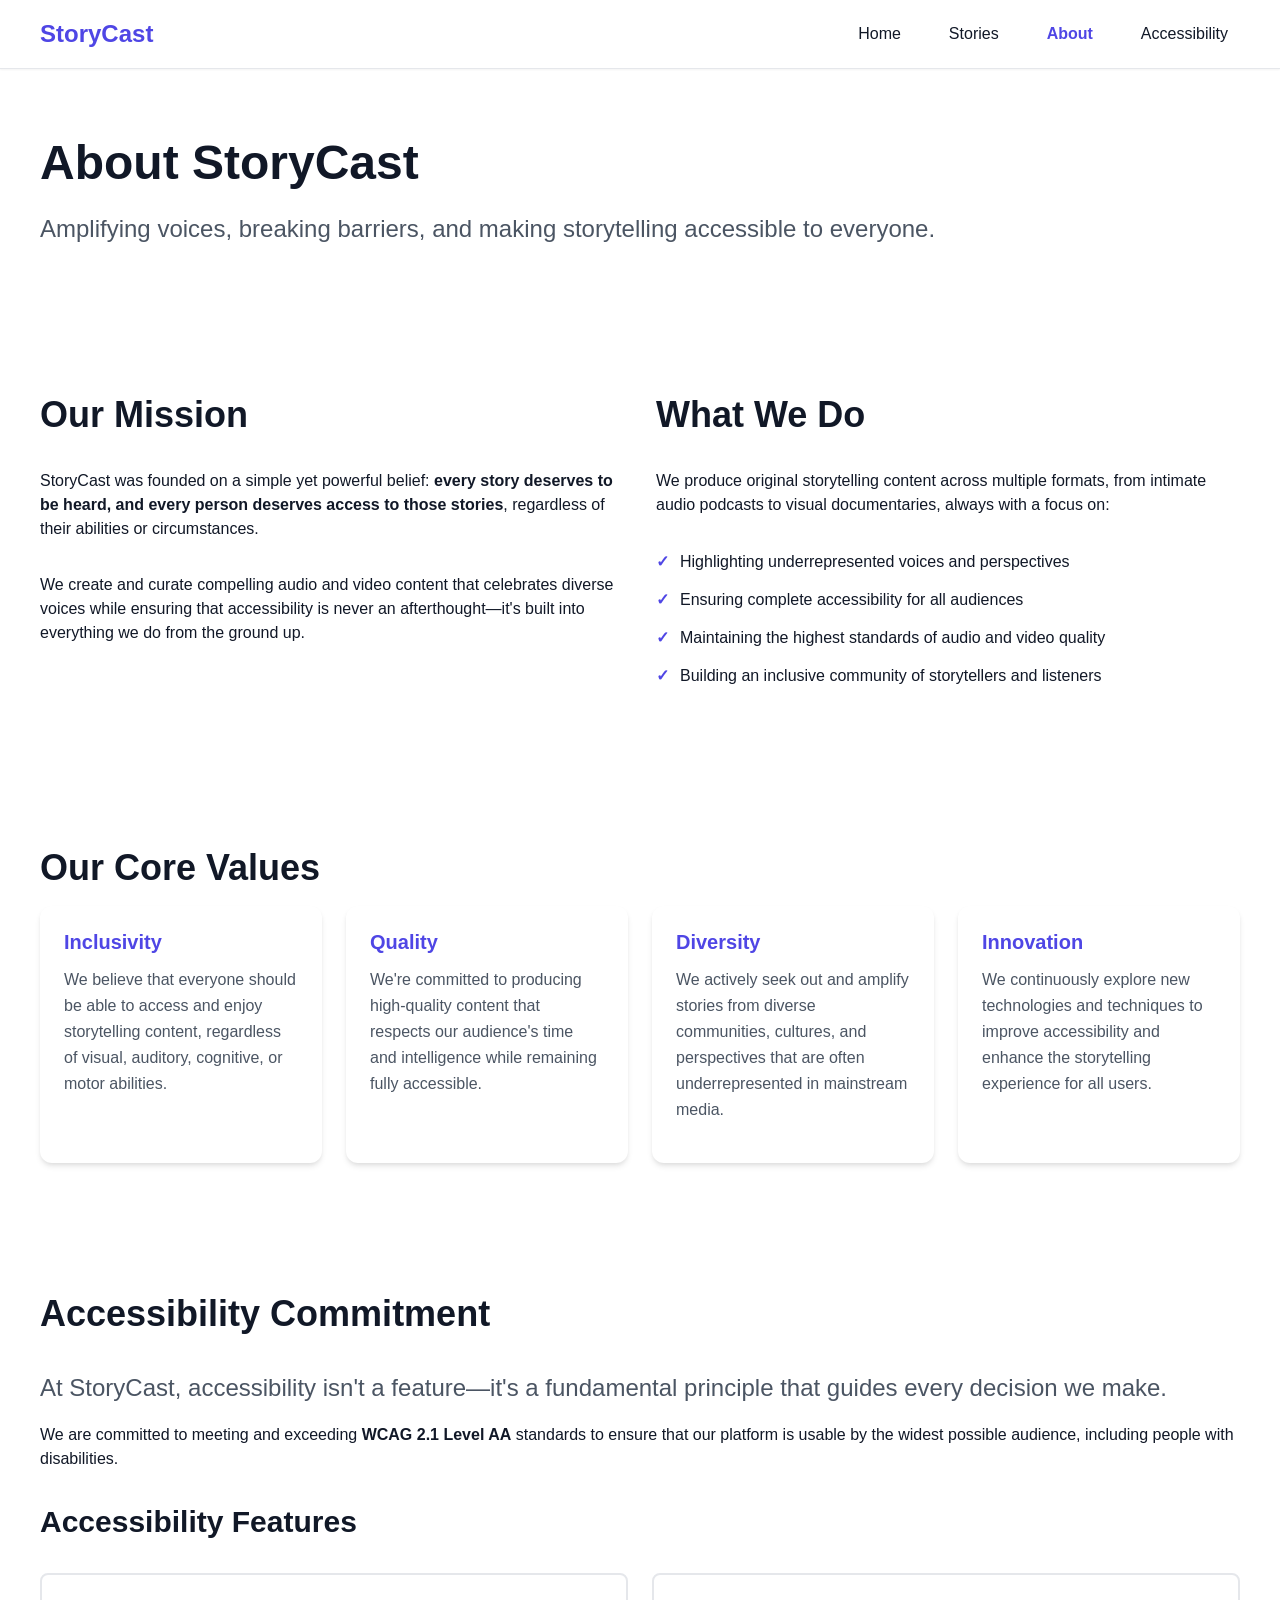
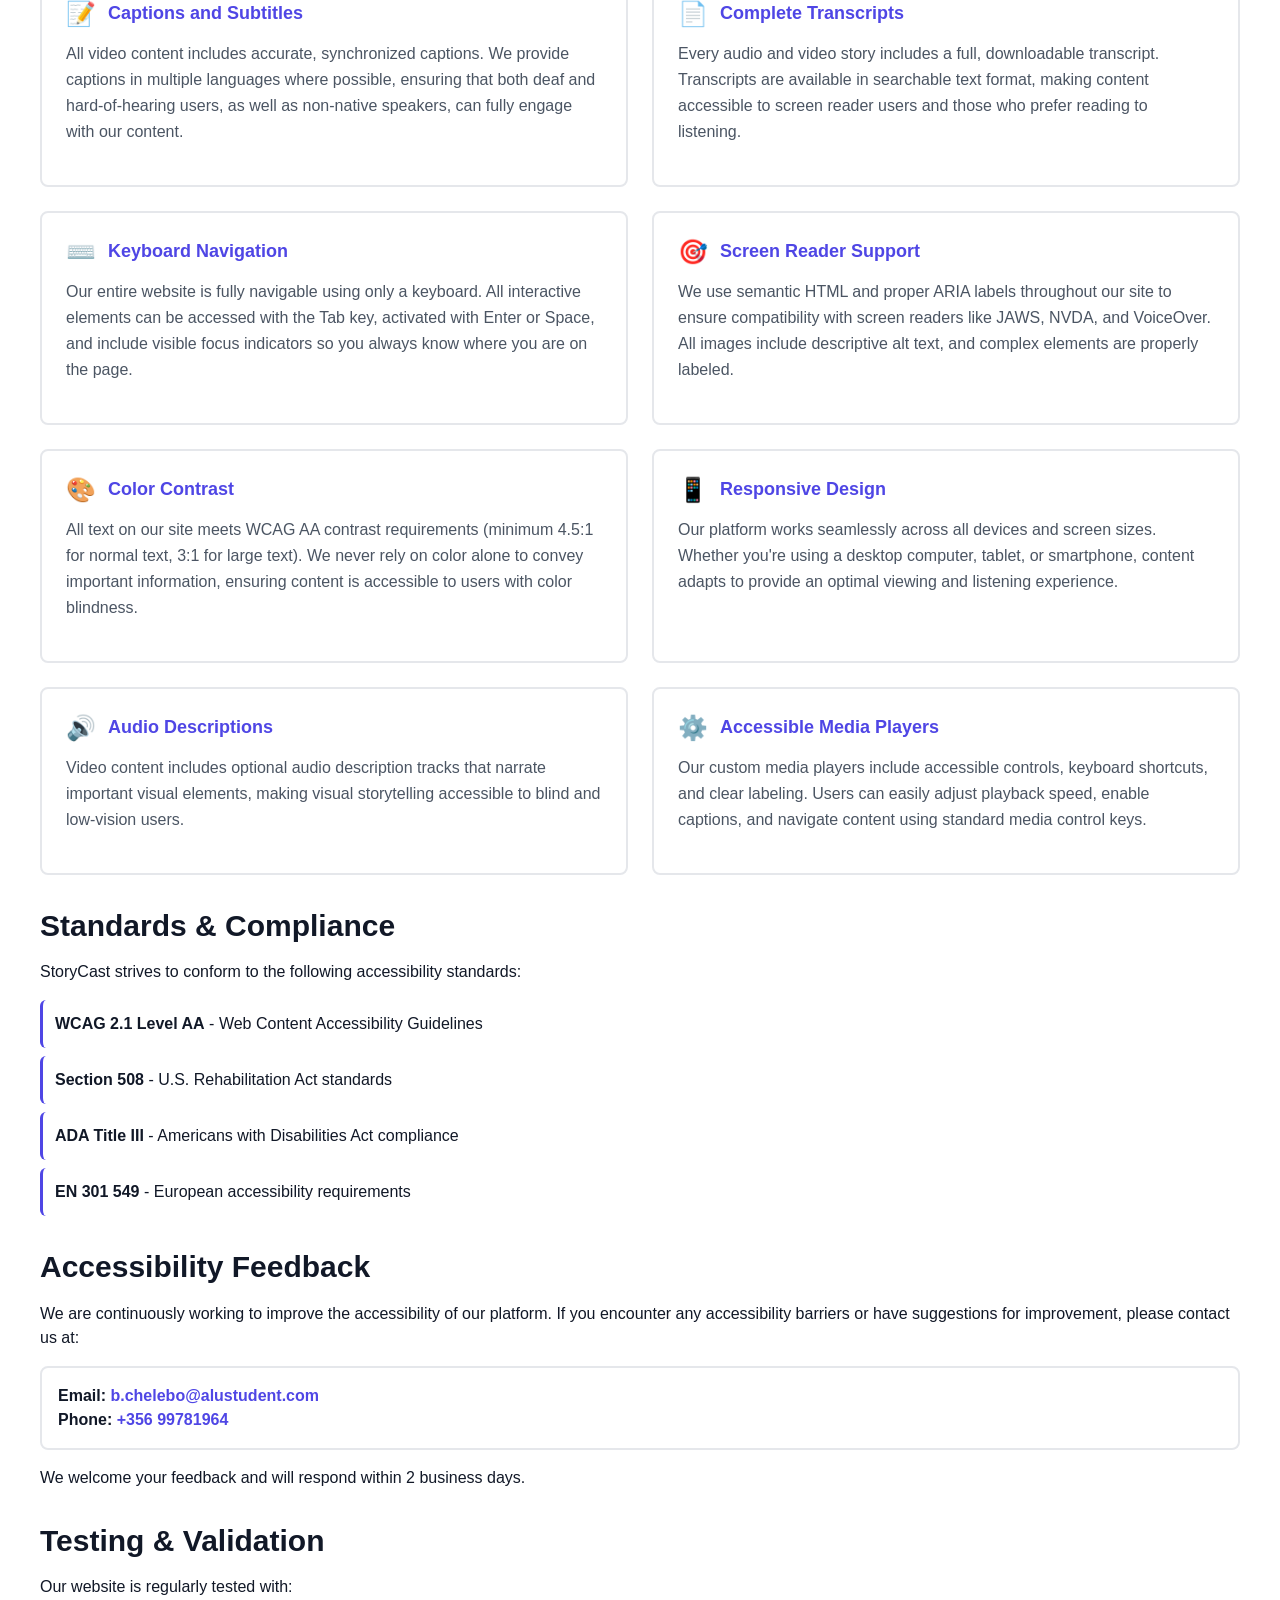
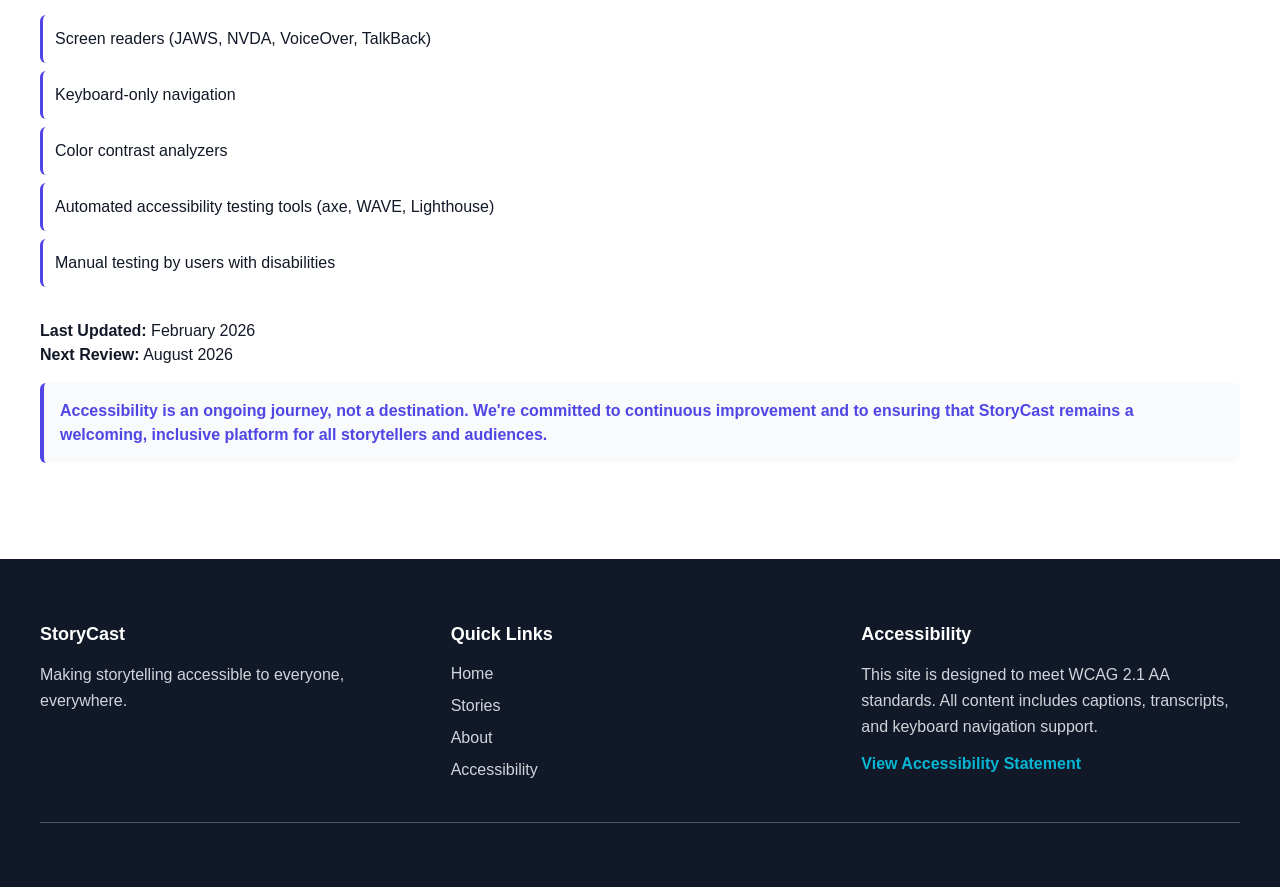
<file: storycast/about.html>
<!DOCTYPE html>
<html lang="en">
<head>
    <meta charset="UTF-8">
    <meta name="viewport" content="width=device-width, initial-scale=1.0">
    <meta name="description" content="Learn about StoryCast's mission and our commitment to accessible storytelling for everyone">
    <title>About & Accessibility - StoryCast</title>
    <link rel="stylesheet" href="css/style.css">
</head>
<body>
    <!-- Skip to main content link -->
    <a href="#main-content" class="skip-link">Skip to main content</a>

    <!-- Header -->
    <header class="site-header">
        <div class="container">
            <div class="header-content">
                <div class="logo">
                    <a href="index.html" aria-label="StoryCast Home">
                        <span class="logo-text">StoryCast</span>
                    </a>
                </div>
                
                <nav class="main-nav" aria-label="Main navigation">
                    <ul class="nav-list">
                        <li><a href="index.html">Home</a></li>
                        <li><a href="index.html#stories">Stories</a></li>
                        <li><a href="about.html" aria-current="page">About</a></li>
                        <li><a href="#accessibility">Accessibility</a></li>
                    </ul>
                </nav>
            </div>
        </div>
    </header>

    <!-- Main content -->
    <main id="main-content">
        <!-- About section -->
        <section class="about-hero" aria-labelledby="about-heading">
            <div class="container">
                <h1 id="about-heading">About StoryCast</h1>
                <p class="lead-text">
                    Amplifying voices, breaking barriers, and making storytelling accessible to everyone.
                </p>
            </div>
        </section>

        <!-- Mission section -->
        <section class="mission-section" aria-labelledby="mission-heading">
            <div class="container">
                <div class="content-grid">
                    <div class="content-column">
                        <h2 id="mission-heading">Our Mission</h2>
                        <p>
                            StoryCast was founded on a simple yet powerful belief: <strong>every story deserves 
                            to be heard, and every person deserves access to those stories</strong>, regardless 
                            of their abilities or circumstances.
                        </p>
                        <p>
                            We create and curate compelling audio and video content that celebrates diverse 
                            voices while ensuring that accessibility is never an afterthought—it's built into 
                            everything we do from the ground up.
                        </p>
                    </div>
                    
                    <div class="content-column">
                        <h2>What We Do</h2>
                        <p>
                            We produce original storytelling content across multiple formats, from intimate 
                            audio podcasts to visual documentaries, always with a focus on:
                        </p>
                        <ul class="feature-list">
                            <li>Highlighting underrepresented voices and perspectives</li>
                            <li>Ensuring complete accessibility for all audiences</li>
                            <li>Maintaining the highest standards of audio and video quality</li>
                            <li>Building an inclusive community of storytellers and listeners</li>
                        </ul>
                    </div>
                </div>
            </div>
        </section>

        <!-- Values section -->
        <section class="values-section" aria-labelledby="values-heading">
            <div class="container">
                <h2 id="values-heading">Our Core Values</h2>
                
                <div class="values-grid">
                    <article class="value-card">
                        <h3>Inclusivity</h3>
                        <p>
                            We believe that everyone should be able to access and enjoy storytelling content, 
                            regardless of visual, auditory, cognitive, or motor abilities.
                        </p>
                    </article>

                    <article class="value-card">
                        <h3>Quality</h3>
                        <p>
                            We're committed to producing high-quality content that respects our audience's 
                            time and intelligence while remaining fully accessible.
                        </p>
                    </article>

                    <article class="value-card">
                        <h3>Diversity</h3>
                        <p>
                            We actively seek out and amplify stories from diverse communities, cultures, 
                            and perspectives that are often underrepresented in mainstream media.
                        </p>
                    </article>

                    <article class="value-card">
                        <h3>Innovation</h3>
                        <p>
                            We continuously explore new technologies and techniques to improve accessibility 
                            and enhance the storytelling experience for all users.
                        </p>
                    </article>
                </div>
            </div>
        </section>

        <!-- Accessibility statement section -->
        <section id="accessibility" class="accessibility-section" aria-labelledby="accessibility-heading">
            <div class="container">
                <h2 id="accessibility-heading">Accessibility Commitment</h2>
                
                <div class="accessibility-intro">
                    <p class="lead-text">
                        At StoryCast, accessibility isn't a feature—it's a fundamental principle that 
                        guides every decision we make.
                    </p>
                    <p>
                        We are committed to meeting and exceeding <strong>WCAG 2.1 Level AA</strong> standards 
                        to ensure that our platform is usable by the widest possible audience, including 
                        people with disabilities.
                    </p>
                </div>

                <h3>Accessibility Features</h3>
                
                <div class="accessibility-features">
                    <article class="feature-item">
                        <h4>
                            <span class="feature-icon" aria-hidden="true">📝</span>
                            Captions and Subtitles
                        </h4>
                        <p>
                            All video content includes accurate, synchronized captions. We provide captions 
                            in multiple languages where possible, ensuring that both deaf and hard-of-hearing 
                            users, as well as non-native speakers, can fully engage with our content.
                        </p>
                    </article>

                    <article class="feature-item">
                        <h4>
                            <span class="feature-icon" aria-hidden="true">📄</span>
                            Complete Transcripts
                        </h4>
                        <p>
                            Every audio and video story includes a full, downloadable transcript. Transcripts 
                            are available in searchable text format, making content accessible to screen reader 
                            users and those who prefer reading to listening.
                        </p>
                    </article>

                    <article class="feature-item">
                        <h4>
                            <span class="feature-icon" aria-hidden="true">⌨️</span>
                            Keyboard Navigation
                        </h4>
                        <p>
                            Our entire website is fully navigable using only a keyboard. All interactive 
                            elements can be accessed with the Tab key, activated with Enter or Space, and 
                            include visible focus indicators so you always know where you are on the page.
                        </p>
                    </article>

                    <article class="feature-item">
                        <h4>
                            <span class="feature-icon" aria-hidden="true">🎯</span>
                            Screen Reader Support
                        </h4>
                        <p>
                            We use semantic HTML and proper ARIA labels throughout our site to ensure 
                            compatibility with screen readers like JAWS, NVDA, and VoiceOver. All images 
                            include descriptive alt text, and complex elements are properly labeled.
                        </p>
                    </article>

                    <article class="feature-item">
                        <h4>
                            <span class="feature-icon" aria-hidden="true">🎨</span>
                            Color Contrast
                        </h4>
                        <p>
                            All text on our site meets WCAG AA contrast requirements (minimum 4.5:1 for 
                            normal text, 3:1 for large text). We never rely on color alone to convey 
                            important information, ensuring content is accessible to users with color blindness.
                        </p>
                    </article>

                    <article class="feature-item">
                        <h4>
                            <span class="feature-icon" aria-hidden="true">📱</span>
                            Responsive Design
                        </h4>
                        <p>
                            Our platform works seamlessly across all devices and screen sizes. Whether you're 
                            using a desktop computer, tablet, or smartphone, content adapts to provide an 
                            optimal viewing and listening experience.
                        </p>
                    </article>

                    <article class="feature-item">
                        <h4>
                            <span class="feature-icon" aria-hidden="true">🔊</span>
                            Audio Descriptions
                        </h4>
                        <p>
                            Video content includes optional audio description tracks that narrate important 
                            visual elements, making visual storytelling accessible to blind and low-vision users.
                        </p>
                    </article>

                    <article class="feature-item">
                        <h4>
                            <span class="feature-icon" aria-hidden="true">⚙️</span>
                            Accessible Media Players
                        </h4>
                        <p>
                            Our custom media players include accessible controls, keyboard shortcuts, and 
                            clear labeling. Users can easily adjust playback speed, enable captions, and 
                            navigate content using standard media control keys.
                        </p>
                    </article>
                </div>

                <!-- Standards compliance -->
                <div class="standards-section">
                    <h3>Standards & Compliance</h3>
                    <p>
                        StoryCast strives to conform to the following accessibility standards:
                    </p>
                    <ul class="standards-list">
                        <li><strong>WCAG 2.1 Level AA</strong> - Web Content Accessibility Guidelines</li>
                        <li><strong>Section 508</strong> - U.S. Rehabilitation Act standards</li>
                        <li><strong>ADA Title III</strong> - Americans with Disabilities Act compliance</li>
                        <li><strong>EN 301 549</strong> - European accessibility requirements</li>
                    </ul>
                </div>

                <!-- Feedback section -->
                <div class="feedback-section">
                    <h3>Accessibility Feedback</h3>
                    <p>
                        We are continuously working to improve the accessibility of our platform. If you 
                        encounter any accessibility barriers or have suggestions for improvement, please 
                        contact us at:
                    </p>
                    <p class="contact-info">
                        <strong>Email:</strong> <a href="/cdn-cgi/l/email-protection#1f7e7c7c7a6c6c767d7673766b665f6c6b706d667c7e6c6b317a677e726f737a"><span class="__cf_email__" data-cfemail="254446464056564c474c494c515c6556514a575c464456510b405d4448554940">b.chelebo@alustudent.com</span></a><br>
                        <strong>Phone:</strong> <a href="tel:+1-555-0123">+356 99781964</a>
                    </p>
                    <p>
                        We welcome your feedback and will respond within 2 business days.
                    </p>
                </div>

                <!-- Testing information -->
                <div class="testing-section">
                    <h3>Testing & Validation</h3>
                    <p>
                        Our website is regularly tested with:
                    </p>
                    <ul class="testing-list">
                        <li>Screen readers (JAWS, NVDA, VoiceOver, TalkBack)</li>
                        <li>Keyboard-only navigation</li>
                        <li>Color contrast analyzers</li>
                        <li>Automated accessibility testing tools (axe, WAVE, Lighthouse)</li>
                        <li>Manual testing by users with disabilities</li>
                    </ul>
                </div>

                <div class="commitment-statement">
                    <p>
                        <strong>Last Updated:</strong> February 2026<br>
                        <strong>Next Review:</strong> August 2026
                    </p>
                    <p class="emphasis">
                        Accessibility is an ongoing journey, not a destination. We're committed to 
                        continuous improvement and to ensuring that StoryCast remains a welcoming, 
                        inclusive platform for all storytellers and audiences.
                    </p>
                </div>
            </div>
        </section>
    </main>

    <!-- Footer -->
    <footer class="site-footer">
        <div class="container">
            <div class="footer-content">
                <div class="footer-section">
                    <h3>StoryCast</h3>
                    <p>Making storytelling accessible to everyone, everywhere.</p>
                </div>

                <div class="footer-section">
                    <h3>Quick Links</h3>
                    <nav aria-label="Footer navigation">
                        <ul>
                            <li><a href="index.html">Home</a></li>
                            <li><a href="index.html#stories">Stories</a></li>
                            <li><a href="about.html">About</a></li>
                            <li><a href="#accessibility">Accessibility</a></li>
                        </ul>
                    </nav>
                </div>

                <div class="footer-section">
                    <h3>Accessibility</h3>
                    <p>
                        This site is designed to meet WCAG 2.1 AA standards. 
                        All content includes captions, transcripts, and keyboard navigation support.
                    </p>
                    <a href="#accessibility" class="footer-link">View Accessibility Statement</a>
                </div>
            </div>

            <div class="footer-bottom">
</file>
<file: storycast/css/style.css>
/* StoryCast - Compiled CSS from Sass */
/* Main stylesheet for accessible media storytelling platform */

/* ===========================
   GLOBAL RESET & BASE STYLES
   =========================== */

* {
  margin: 0;
  padding: 0;
  box-sizing: border-box;
}

html {
  font-size: 16px;
  scroll-behavior: smooth;
}

body {
  font-family: -apple-system, BlinkMacSystemFont, 'Segoe UI', Roboto, 'Helvetica Neue', Arial, sans-serif;
  font-size: 1rem;
  line-height: 1.5;
  color: #111827;
  background: #ffffff;
  -webkit-font-smoothing: antialiased;
  -moz-osx-font-smoothing: grayscale;
}

/* ===========================
   TYPOGRAPHY
   =========================== */

h1, h2, h3, h4, h5, h6 {
  font-family: 'Segoe UI', -apple-system, BlinkMacSystemFont, Roboto, 'Helvetica Neue', Arial, sans-serif;
  font-weight: 700;
  line-height: 1.25;
  color: #111827;
  margin-bottom: 1rem;
}

h1 {
  font-size: 2.25rem;
}

h2 {
  font-size: 1.875rem;
}

h3 {
  font-size: 1.5rem;
}

h4 {
  font-size: 1.25rem;
}

h5 {
  font-size: 1.125rem;
}

h6 {
  font-size: 1rem;
}

@media (min-width: 1024px) {
  h1 {
    font-size: 3rem;
  }
  
  h2 {
    font-size: 2.25rem;
  }
  
  h3 {
    font-size: 1.875rem;
  }
  
  h4 {
    font-size: 1.5rem;
  }
  
  h5 {
    font-size: 1.25rem;
  }
  
  h6 {
    font-size: 1.125rem;
  }
}

p {
  margin-bottom: 1rem;
}

a {
  color: #4f46e5;
  transition: color 0.25s ease-in-out;
}

a:hover {
  color: #4338ca;
}

:focus-visible {
  outline: 3px solid #4f46e5;
  outline-offset: 2px;
}

img {
  max-width: 100%;
  height: auto;
  display: block;
}

ul, ol {
  margin-bottom: 1rem;
  padding-left: 1.5rem;
}

table {
  width: 100%;
  border-collapse: collapse;
  margin-bottom: 1rem;
}

input,
textarea,
select,
button {
  font-family: inherit;
  font-size: inherit;
}

video:focus,
audio:focus {
  outline: 3px solid #4f46e5;
  outline-offset: 2px;
}

/* ===========================
   LAYOUT
   =========================== */

/* ===========================
   LAYOUT
   =========================== */

.container {
  width: 100%;
  max-width: 1280px;
  margin-left: auto;
  margin-right: auto;
  padding-left: 1rem;
  padding-right: 1rem;
}

@media (min-width: 768px) {
  .container {
    padding-left: 2rem;
    padding-right: 2rem;
  }
}

@media (min-width: 1024px) {
  .container {
    padding-left: 2.5rem;
    padding-right: 2.5rem;
  }
}

.content-grid {
  display: grid;
  gap: 2rem;
}

@media (min-width: 768px) {
  .content-grid {
    grid-template-columns: repeat(2, 1fr);
  }
}

.content-column {
  display: flex;
  flex-direction: column;
  gap: 1rem;
}

.stories-grid {
  display: grid;
  gap: 1.5rem;
  grid-template-columns: 1fr;
}

@media (min-width: 640px) {
  .stories-grid {
    grid-template-columns: repeat(2, 1fr);
  }
}

@media (min-width: 1024px) {
  .stories-grid {
    grid-template-columns: repeat(3, 1fr);
  }
}

.values-grid {
  display: grid;
  gap: 1.5rem;
  grid-template-columns: 1fr;
}

@media (min-width: 640px) {
  .values-grid {
    grid-template-columns: repeat(2, 1fr);
  }
}

@media (min-width: 1024px) {
  .values-grid {
    grid-template-columns: repeat(4, 1fr);
  }
}

.flex {
  display: flex;
}

.flex-column {
  display: flex;
  flex-direction: column;
}

.flex-center {
  display: flex;
  align-items: center;
  justify-content: center;
}

.flex-between {
  display: flex;
  justify-content: space-between;
  align-items: center;
}

.flex-wrap {
  flex-wrap: wrap;
}

.gap-2 {
  gap: 0.5rem;
}

.gap-4 {
  gap: 1rem;
}

.gap-6 {
  gap: 1.5rem;
}

.visually-hidden {
  position: absolute;
  width: 1px;
  height: 1px;
  padding: 0;
  margin: -1px;
  overflow: hidden;
  clip: rect(0, 0, 0, 0);
  white-space: nowrap;
  border-width: 0;
}

.skip-link {
  position: absolute;
  top: -40px;
  left: 0;
  background: #4f46e5;
  color: #ffffff;
  padding: 0.5rem 1rem;
  text-decoration: none;
  border-radius: 0.375rem;
  z-index: 100;
  font-weight: 600;
}

.skip-link:focus {
  top: 0.5rem;
  left: 0.5rem;
  outline: 3px solid #4f46e5;
  outline-offset: 2px;
}

section {
  padding: 3rem 0;
}

@media (min-width: 768px) {
  section {
    padding: 4rem 0;
  }
}

@media (min-width: 1024px) {
  section {
    padding: 6rem 0;
  }
}

/* ===========================
   HEADER & NAVIGATION
   =========================== */

.site-header {
  background: #ffffff;
  border-bottom: 1px solid #e5e7eb;
  padding: 1rem 0;
  position: sticky;
  top: 0;
  z-index: 50;
  box-shadow: 0 1px 2px 0 rgba(0, 0, 0, 0.05);
}

.site-header .header-content {
  display: flex;
  justify-content: space-between;
  align-items: center;
  flex-wrap: wrap;
}

.logo .logo-text {
  font-size: 1.5rem;
  font-weight: 700;
  color: #4f46e5;
  text-decoration: none;
}

.logo a {
  text-decoration: none;
}

.logo a:focus {
  outline: 3px solid #4f46e5;
  outline-offset: 2px;
  border-radius: 0.25rem;
}

.main-nav .nav-list {
  display: flex;
  gap: 1.5rem;
  list-style: none;
  margin: 0;
  padding: 0;
}

/* Mobile navigation */
@media (max-width: 767px) {
  .main-nav .nav-list {
    flex-direction: column;
    width: 100%;
    gap: 0;
    margin-top: 1rem;
  }
  
  .main-nav .nav-list li {
    width: 100%;
    border-top: 1px solid #e5e7eb;
  }
  
  .main-nav a {
    display: block;
    padding: 1rem 0.75rem;
    width: 100%;
  }
}

.main-nav a {
  color: #111827;
  text-decoration: none;
  font-weight: 500;
  padding: 0.5rem 0.75rem;
  border-radius: 0.375rem;
  transition: all 0.15s ease-in-out;
}

.main-nav a:hover {
  color: #4f46e5;
  background: #f9fafb;
}

.main-nav a:focus {
  outline: 3px solid #4f46e5;
  outline-offset: 2px;
}

.main-nav a[aria-current="page"] {
  color: #4f46e5;
  font-weight: 600;
}

/* ===========================
   BUTTONS
   =========================== */

.btn {
  display: inline-block;
  padding: 0.75rem 1.5rem;
  font-size: 1rem;
  font-weight: 600;
  text-align: center;
  text-decoration: none;
  border-radius: 0.5rem;
  border: none;
  cursor: pointer;
  transition: all 0.25s ease-in-out;
  width: 100%;
  max-width: 100%;
}

@media (min-width: 640px) {
  .btn {
    width: auto;
    max-width: none;
  }
}

.btn:focus {
  outline: 3px solid #4f46e5;
  outline-offset: 2px;
}

.btn-primary {
  background: #4f46e5;
  color: #ffffff;
}

.btn-primary:hover {
  background: #4338ca;
  transform: translateY(-2px);
  box-shadow: 0 10px 15px -3px rgba(0, 0, 0, 0.1), 0 4px 6px -2px rgba(0, 0, 0, 0.05);
}

.btn-primary:active {
  transform: translateY(0);
}

.btn-secondary {
  background: #06b6d4;
  color: #ffffff;
}

.btn-secondary:hover {
  background: #0891b2;
  transform: translateY(-2px);
  box-shadow: 0 10px 15px -3px rgba(0, 0, 0, 0.1), 0 4px 6px -2px rgba(0, 0, 0, 0.05);
}

.btn-secondary:active {
  transform: translateY(0);
}

/* ===========================
   HERO SECTION
   =========================== */

.hero {
  background: linear-gradient(135deg, #4f46e5 0%, #06b6d4 100%);
  color: #ffffff;
  padding: 3rem 0;
  text-align: center;
}

@media (min-width: 768px) {
  .hero {
    padding: 5rem 0;
  }
}

@media (min-width: 1024px) {
  .hero {
    padding: 8rem 0;
  }
}

.hero-content {
  max-width: 800px;
  margin: 0 auto;
  padding: 0 1rem;
}

.hero-content h1 {
  font-size: 2rem;
  font-weight: 700;
  margin-bottom: 1.5rem;
  line-height: 1.25;
}

@media (min-width: 768px) {
  .hero-content h1 {
    font-size: 2.5rem;
  }
}

@media (min-width: 1024px) {
  .hero-content h1 {
    font-size: 3rem;
  }
}

.hero-subtitle {
  font-size: 1rem;
  line-height: 1.625;
  margin-bottom: 2rem;
  opacity: 0.95;
  padding: 0 1rem;
}

@media (min-width: 768px) {
  .hero-subtitle {
    font-size: 1.125rem;
  }
}

@media (min-width: 1024px) {
  .hero-subtitle {
    font-size: 1.25rem;
    padding: 0;
  }
}

/* ===========================
   STORY CARDS WITH CONTAINER QUERY
   =========================== */

.story-card {
  background: #ffffff;
  border-radius: 0.75rem;
  overflow: hidden;
  box-shadow: 0 4px 6px -1px rgba(0, 0, 0, 0.1), 0 2px 4px -1px rgba(0, 0, 0, 0.06);
  transition: all 0.25s ease-in-out;
  display: flex;
  flex-direction: column;
  container-type: inline-size;
  container-name: story-card;
}

.story-card:hover {
  transform: translateY(-4px);
  box-shadow: 0 20px 25px -5px rgba(0, 0, 0, 0.1), 0 10px 10px -5px rgba(0, 0, 0, 0.04);
}

.story-card:focus-within {
  outline: 3px solid #4f46e5;
  outline-offset: 2px;
}

.story-media {
  margin: 0;
  position: relative;
  overflow: hidden;
}

.story-media img {
  width: 100%;
  height: 250px;
  object-fit: cover;
  display: block;
  transition: transform 0.35s ease-in-out;
}

.story-card:hover .story-media img {
  transform: scale(1.05);
}

.story-content {
  padding: 1.5rem;
  flex: 1;
  display: flex;
  flex-direction: column;
}

.story-content h3 {
  font-size: 1.25rem;
  font-weight: 700;
  color: #111827;
  margin-bottom: 0.75rem;
}

.story-content p {
  color: #4b5563;
  line-height: 1.625;
  margin-bottom: 1rem;
  flex: 1;
}

/* Container query for story cards */
@container story-card (min-width: 500px) {
  .story-card {
    flex-direction: row;
  }
  
  .story-media {
    width: 40%;
    flex-shrink: 0;
  }
  
  .story-media img {
    height: 100%;
    object-fit: cover;
  }
  
  .story-content {
    width: 60%;
  }
}

.story-meta {
  display: flex;
  gap: 0.75rem;
  align-items: center;
  margin-bottom: 1rem;
}

.badge {
  display: inline-block;
  padding: 0.25rem 0.75rem;
  background: #4f46e5;
  color: #ffffff;
  font-size: 0.875rem;
  font-weight: 600;
  border-radius: 9999px;
}

.duration {
  color: #6b7280;
  font-size: 0.875rem;
}

.story-link {
  display: inline-flex;
  align-items: center;
  gap: 0.5rem;
  color: #4f46e5;
  text-decoration: none;
  font-weight: 600;
  transition: gap 0.15s ease-in-out;
}

.story-link:hover {
  gap: 0.75rem;
  text-decoration: underline;
}

.story-link:focus {
  outline: 3px solid #4f46e5;
  outline-offset: 2px;
  border-radius: 0.25rem;
}

/* ===========================
   MEDIA PLAYERS
   =========================== */

.media-player-wrapper,
.audio-player-wrapper {
  margin: 2rem 0;
}

.media-player-wrapper video {
  width: 100%;
  max-width: 100%;
  border-radius: 0.75rem;
  box-shadow: 0 20px 25px -5px rgba(0, 0, 0, 0.1), 0 10px 10px -5px rgba(0, 0, 0, 0.04);
  background: #000000;
}

.media-player-wrapper figcaption {
  margin-top: 1rem;
  color: #4b5563;
  font-size: 0.875rem;
  text-align: center;
}

.audio-player audio {
  width: 100%;
  margin-top: 0.75rem;
}

.audio-player figcaption {
  margin-top: 0.5rem;
  color: #6b7280;
  font-size: 0.875rem;
}

/* ===========================
   BREADCRUMB
   =========================== */

.breadcrumb {
  display: flex;
  gap: 0.5rem;
  list-style: none;
  padding: 0;
  margin-bottom: 1.5rem;
  font-size: 0.875rem;
}

.breadcrumb li {
  display: flex;
  align-items: center;
}

.breadcrumb li:not(:last-child)::after {
  content: '/';
  margin-left: 0.5rem;
  color: #6b7280;
}

.breadcrumb a {
  color: #4f46e5;
  text-decoration: none;
}

.breadcrumb a:hover {
  text-decoration: underline;
}

.breadcrumb a:focus {
  outline: 3px solid #4f46e5;
  outline-offset: 2px;
  border-radius: 0.25rem;
}

.breadcrumb [aria-current="page"] {
  color: #111827;
}

/* ===========================
   TRANSCRIPT
   =========================== */

.transcript-section {
  background: #f9fafb;
}

.transcript-content {
  background: #ffffff;
  padding: 2rem;
  border-radius: 0.75rem;
  box-shadow: 0 4px 6px -1px rgba(0, 0, 0, 0.1), 0 2px 4px -1px rgba(0, 0, 0, 0.06);
}

.transcript-intro {
  margin-bottom: 1.5rem;
  padding-bottom: 1rem;
  border-bottom: 2px solid #e5e7eb;
}

.transcript-text p {
  margin-bottom: 1rem;
  line-height: 1.625;
}

.transcript-text strong {
  color: #4f46e5;
  font-weight: 600;
}

.transcript-note {
  margin-top: 2rem;
  padding: 1rem;
  background: #f9fafb;
  border-left: 4px solid #4f46e5;
  border-radius: 0.375rem;
}

.transcript-download {
  margin-top: 1.5rem;
  text-align: center;
}

/* ===========================
   VALUE CARDS
   =========================== */

.value-card {
  background: #ffffff;
  padding: 1.5rem;
  border-radius: 0.75rem;
  box-shadow: 0 4px 6px -1px rgba(0, 0, 0, 0.1), 0 2px 4px -1px rgba(0, 0, 0, 0.06);
  transition: all 0.25s ease-in-out;
}

.value-card:hover {
  box-shadow: 0 10px 15px -3px rgba(0, 0, 0, 0.1), 0 4px 6px -2px rgba(0, 0, 0, 0.05);
  transform: translateY(-2px);
}

.value-card h3 {
  color: #4f46e5;
  font-size: 1.25rem;
  font-weight: 700;
  margin-bottom: 0.75rem;
}

.value-card p {
  color: #4b5563;
  line-height: 1.625;
}

/* ===========================
   ACCESSIBILITY FEATURES
   =========================== */

.accessibility-features {
  display: grid;
  gap: 1.5rem;
  margin: 2rem 0;
}

@media (min-width: 768px) {
  .accessibility-features {
    grid-template-columns: repeat(2, 1fr);
  }
}

.feature-item {
  background: #ffffff;
  padding: 1.5rem;
  border-radius: 0.5rem;
  border: 2px solid #e5e7eb;
}

.feature-item h4 {
  display: flex;
  align-items: center;
  gap: 0.75rem;
  color: #4f46e5;
  font-size: 1.125rem;
  font-weight: 700;
  margin-bottom: 0.75rem;
}

.feature-item p {
  color: #4b5563;
  line-height: 1.625;
}

.feature-icon {
  font-size: 1.5rem;
}

/* ===========================
   STORY SECTIONS
   =========================== */

.story-header,
.story-description,
.about-hero,
.mission-section,
.values-section,
.accessibility-section {
  padding: 3rem 0;
}

@media (min-width: 1024px) {
  .story-header,
  .story-description,
  .about-hero,
  .mission-section,
  .values-section,
  .accessibility-section {
    padding: 4rem 0;
  }
}

.story-subtitle {
  font-size: 1.125rem;
  line-height: 1.625;
  color: #4b5563;
  margin-bottom: 1.5rem;
}

.story-metadata {
  display: flex;
  flex-wrap: wrap;
  gap: 1rem;
  margin-top: 1rem;
}

.metadata-item {
  font-size: 0.875rem;
  color: #6b7280;
}

.description-content p {
  margin-bottom: 1.5rem;
  line-height: 1.625;
  color: #374151;
}

/* ===========================
   CTA SECTION
   =========================== */

.cta-section {
  background: #f9fafb;
  text-align: center;
  padding: 5rem 0;
}

.cta-section h2 {
  font-size: 1.875rem;
  margin-bottom: 1rem;
}

@media (min-width: 1024px) {
  .cta-section h2 {
    font-size: 2.25rem;
  }
}

.cta-section p {
  font-size: 1.125rem;
  color: #4b5563;
  margin-bottom: 1.5rem;
}

/* ===========================
   FOOTER
   =========================== */

.site-footer {
  background: #111827;
  color: #ffffff;
  padding: 4rem 0 2rem;
}

.footer-content {
  display: grid;
  gap: 2rem;
  margin-bottom: 2rem;
  grid-template-columns: 1fr;
}

@media (min-width: 768px) {
  .footer-content {
    grid-template-columns: repeat(2, 1fr);
  }
}

@media (min-width: 1024px) {
  .footer-content {
    grid-template-columns: repeat(3, 1fr);
  }
}

.footer-section h3 {
  color: #ffffff;
  font-size: 1.125rem;
  font-weight: 700;
  margin-bottom: 1rem;
}

.footer-section p {
  color: #d1d5db;
  line-height: 1.625;
  margin-bottom: 0.75rem;
}

.footer-section ul {
  list-style: none;
  padding: 0;
  margin: 0;
}

.footer-section li {
  margin-bottom: 0.5rem;
}

.footer-section a {
  color: #d1d5db;
  text-decoration: none;
  transition: color 0.15s ease-in-out;
}

.footer-section a:hover {
  color: #ffffff;
}

.footer-section a:focus {
  outline: 3px solid #4f46e5;
  outline-offset: 2px;
  border-radius: 0.25rem;
}

.footer-link {
  color: #06b6d4 !important;
  font-weight: 600;
}

.footer-link:hover {
  text-decoration: underline;
}

.footer-bottom {
  padding-top: 2rem;
  border-top: 1px solid #4b5563;
  text-align: center;
  color: #9ca3af;
  font-size: 0.875rem;
}

/* ===========================
   UTILITY CLASSES
   =========================== */

.lead-text {
  font-size: 1.25rem;
  line-height: 1.625;
  color: #4b5563;
}

@media (min-width: 1024px) {
  .lead-text {
    font-size: 1.5rem;
  }
}

.section-intro {
  font-size: 1.125rem;
  color: #4b5563;
  text-align: center;
  margin-bottom: 2rem;
  max-width: 700px;
  margin-left: auto;
  margin-right: auto;
}

.feature-list {
  list-style: none;
  padding: 0;
}

.feature-list li {
  padding-left: 1.5rem;
  position: relative;
  margin-bottom: 0.75rem;
  line-height: 1.625;
}

.feature-list li::before {
  content: '✓';
  position: absolute;
  left: 0;
  color: #4f46e5;
  font-weight: 700;
}

.emphasis {
  font-weight: 600;
  color: #4f46e5;
  padding: 1rem;
  background: #f9fafb;
  border-left: 4px solid #4f46e5;
  border-radius: 0.375rem;
}

.standards-list,
.testing-list {
  list-style: none;
  padding: 0;
}

.standards-list li,
.testing-list li {
  padding: 0.75rem;
  background: #ffffff;
  margin-bottom: 0.5rem;
  border-radius: 0.375rem;
  border-left: 3px solid #4f46e5;
}

.contact-info {
  background: #ffffff;
  padding: 1rem;
  border-radius: 0.5rem;
  border: 2px solid #e5e7eb;
}

.contact-info a {
  color: #4f46e5;
  text-decoration: none;
  font-weight: 600;
}

.contact-info a:hover {
  text-decoration: underline;
}

.contact-info a:focus {
  outline: 3px solid #4f46e5;
  outline-offset: 2px;
  border-radius: 0.25rem;
}

.accessibility-intro,
.standards-section,
.feedback-section,
.testing-section,
.commitment-statement {
  margin: 2rem 0;
}

/* ===========================
   ACCESSIBILITY & MEDIA QUERIES
   =========================== */

/* Print styles */
@media print {
  .skip-link,
  .site-header,
  .site-footer,
  .btn {
    display: none;
  }
  
  body {
    font-size: 12pt;
    line-height: 1.5;
  }
  
  h1 {
    font-size: 24pt;
  }
  
  h2 {
    font-size: 20pt;
  }
  
  h3 {
    font-size: 16pt;
  }
  
  a {
    text-decoration: underline;
  }
  
  a[href^="http"]::after {
    content: " (" attr(href) ")";
  }
}

/* Reduced motion for accessibility */
@media (prefers-reduced-motion: reduce) {
  *,
  *::before,
  *::after {
    animation-duration: 0.01ms !important;
    animation-iteration-count: 1 !important;
    transition-duration: 0.01ms !important;
    scroll-behavior: auto !important;
  }
}

/* High contrast mode support */
@media (prefers-contrast: high) {
  .btn {
    border: 2px solid currentColor;
  }
  
  .story-card {
    border: 2px solid #4b5563;
  }
}
</file>
